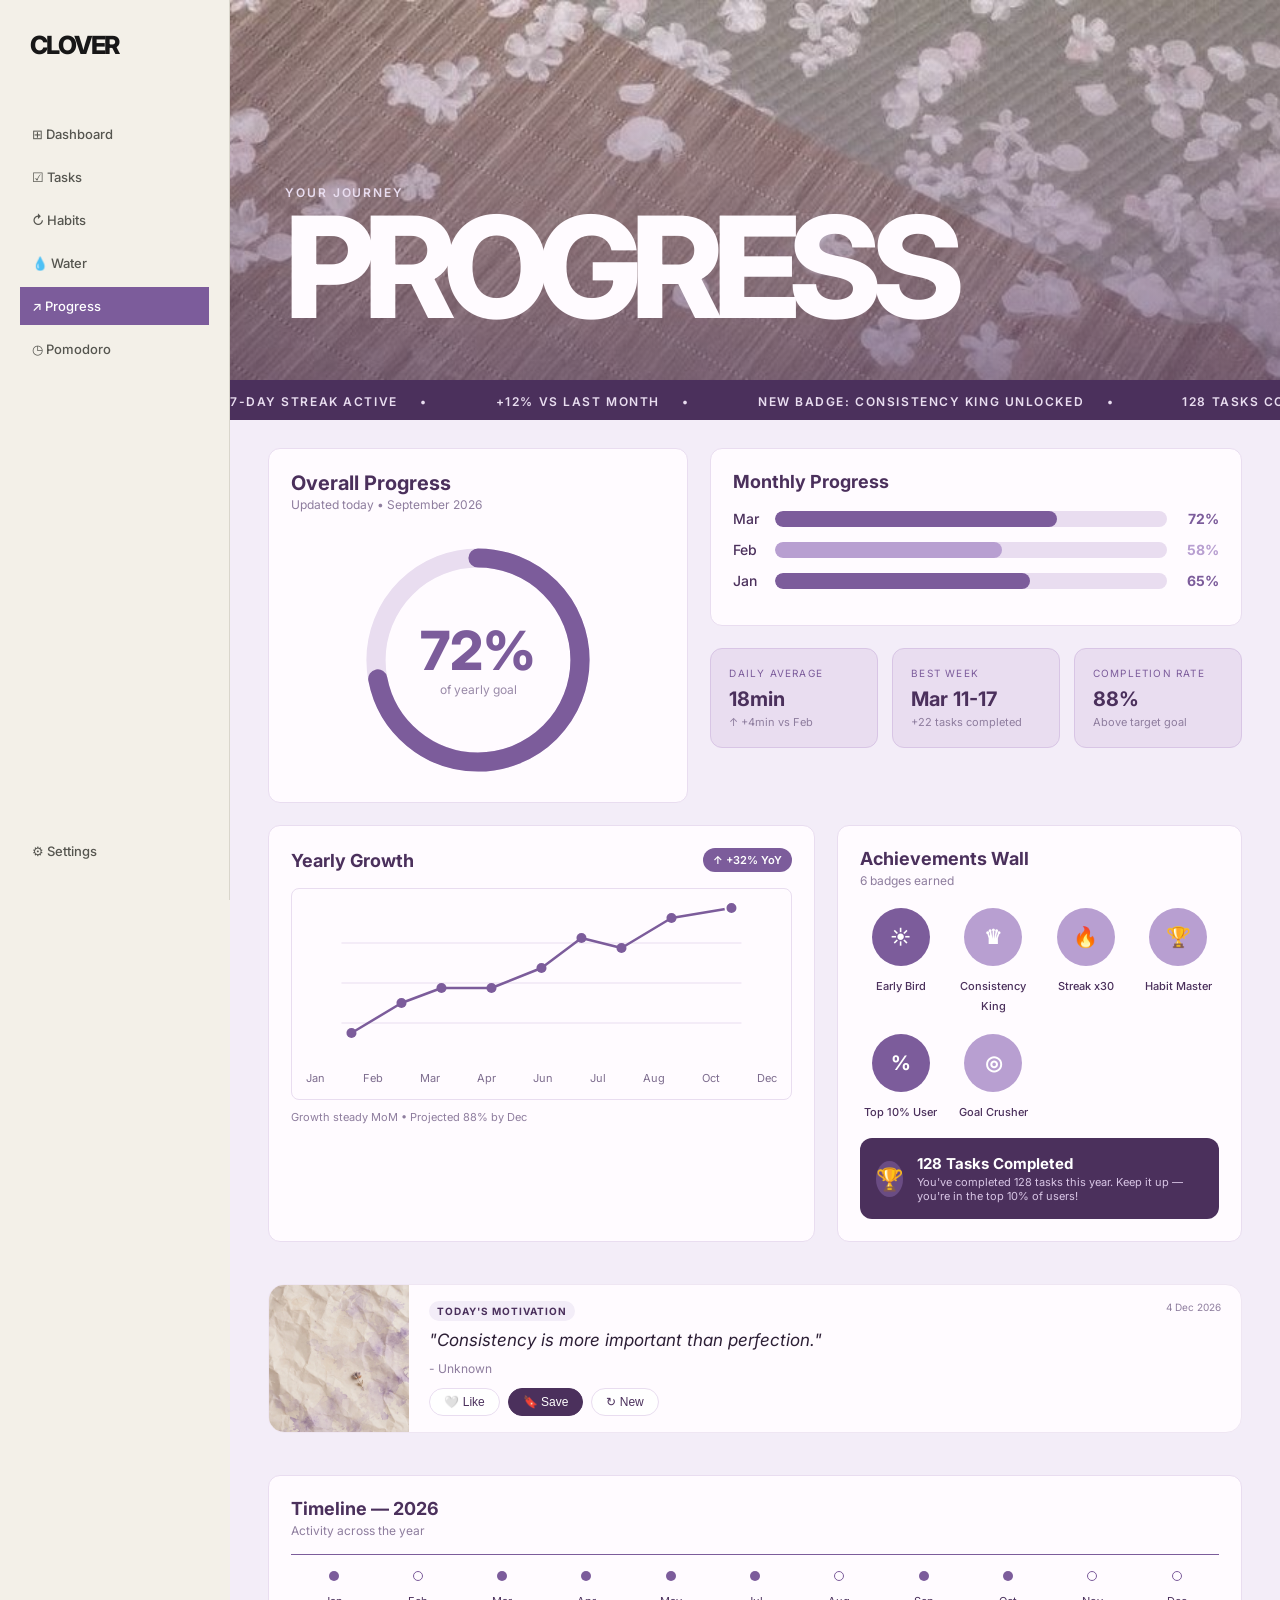
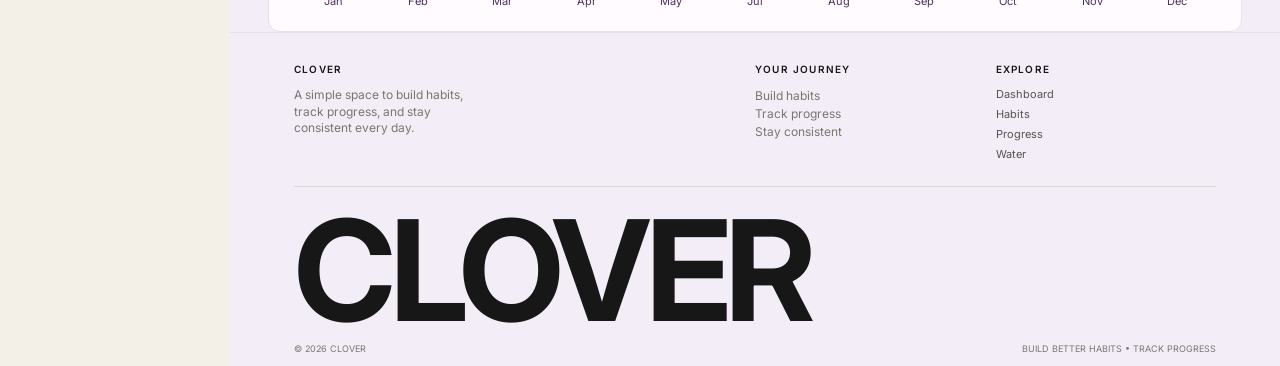
<file: progress.html>
<!DOCTYPE html>
<html lang="en">
<head>
  <meta charset="UTF-8">
  <meta name="viewport" content="width=device-width, initial-scale=1.0">
  <title>Clover - Progress</title>
  <link href="https://fonts.googleapis.com/css2?family=Inter:wght@400;500;600;700;800&display=swap" rel="stylesheet">
  <link rel="stylesheet" href="habits.css">
  <link rel="stylesheet" href="progress.css">
</head>
<body>

<div class="sidebar">
  <div class="sidebar-logo">CLOVER</div>
  <div class="sidebar-nav">
    <a class="sidebar-link" href="index.html">⊞ Dashboard</a>
    <a class="sidebar-link" href="task.html">☑ Tasks</a>
    <a class="sidebar-link" href="habits.html">↻ Habits</a>
    <a class="sidebar-link" href="water.html">💧 Water</a>
    <a class="sidebar-link active" href="#">↗ Progress</a>
    <a class="sidebar-link" href="timer.html">◷ Pomodoro</a>
  </div>
  <div class="sidebar-bottom">
    <a class="sidebar-link" href="settings.html">⚙ Settings</a>
  </div>
</div>

<div class="main-content">

  <section class="task-hero progress-hero">
    <div class="hero-overlay"></div>
    <div class="hero-content">
      <p class="hero-label">YOUR JOURNEY</p>
      <h1>PROGRESS</h1>
    </div>
  </section>

  <div class="marquee-section progress-marquee">
    <div class="marquee-track">
      <span>7-DAY STREAK ACTIVE</span><span>+12% VS LAST MONTH</span>
      <span>NEW BADGE: CONSISTENCY KING UNLOCKED</span>
      <span>128 TASKS COMPLETED THIS YEAR</span>
      <span>7-DAY STREAK ACTIVE</span><span>+12% VS LAST MONTH</span>
    </div>
  </div>

  <div class="progress-workspace">

    <!-- TOP -->
    <div class="progress-top">

      <div class="card overall-card">
        <div class="card-head">
          <h3>Overall Progress</h3>
          <small>Updated today • September 2026</small>
        </div>
        <div class="circle-wrap">
          <svg viewBox="0 0 200 200" class="progress-ring">
            <circle cx="100" cy="100" r="85" class="bg"></circle>
            <circle cx="100" cy="100" r="85" class="fg" stroke-dasharray="534" stroke-dashoffset="150"></circle>
          </svg>
          <div class="circle-text">
            <strong>72%</strong>
            <span>of yearly goal</span>
          </div>
        </div>
      </div>

      <div class="right-stack">
        <div class="card monthly-card">
          <h3>Monthly Progress</h3>
          <div class="bar-row"><label>Mar</label><div class="bar"><div style="width:72%"></div></div><b>72%</b></div>
          <div class="bar-row"><label>Feb</label><div class="bar sage"><div style="width:58%"></div></div><b class="sage">58%</b></div>
          <div class="bar-row"><label>Jan</label><div class="bar"><div style="width:65%"></div></div><b>65%</b></div>
        </div>

        <div class="mini-grid">
          <div class="mini black"><p>Daily Average</p><h4>18min</h4><small>↑ +4min vs Feb</small></div>
          <div class="mini black"><p>Best Week</p><h4>Mar 11-17</h4><small>+22 tasks completed</small></div>
          <div class="mini black"><p>Completion Rate</p><h4>88%</h4><small>Above target goal</small></div>
        </div>
      </div>

    </div>

    <!-- MIDDLE -->
    <div class="progress-mid">

      <div class="card yearly-card">
        <div class="y-head">
          <h3>Yearly Growth</h3>
          <span class="yoy">↑ +32% YoY</span>
        </div>
        <div class="chart-box">
          <svg viewBox="0 0 400 160" class="line-svg">
            <line x1="0" y1="40" x2="400" y2="40" class="grid"/>
            <line x1="0" y1="80" x2="400" y2="80" class="grid"/>
            <line x1="0" y1="120" x2="400" y2="120" class="grid"/>
            <polyline points="10,130 60,100 100,85 150,85 200,65 240,35 280,45 330,15 390,5" class="line"/>
            <circle cx="10" cy="130" r="5" class="dot"/>
            <circle cx="60" cy="100" r="5" class="dot"/>
            <circle cx="100" cy="85" r="5" class="dot"/>
            <circle cx="150" cy="85" r="5" class="dot"/>
            <circle cx="200" cy="65" r="5" class="dot"/>
            <circle cx="240" cy="35" r="5" class="dot"/>
            <circle cx="280" cy="45" r="5" class="dot"/>
            <circle cx="330" cy="15" r="5" class="dot"/>
            <circle cx="390" cy="5" r="6" class="dot big"/>
          </svg>
          <div class="months"><span>Jan</span><span>Feb</span><span>Mar</span><span>Apr</span><span>Jun</span><span>Jul</span><span>Aug</span><span>Oct</span><span>Dec</span></div>
        </div>
        <small class="chart-note">Growth steady MoM • Projected 88% by Dec</small>
      </div>

      <div class="card ach-card">
        <h3>Achievements Wall</h3>
        <p class="sub">6 badges earned</p>
        <div class="ach-grid">
          <div class="ach"><div class="ach-icon burgundy">☀</div><span>Early Bird</span></div>
          <div class="ach"><div class="ach-icon sage">♛</div><span>Consistency King</span></div>
          <div class="ach"><div class="ach-icon sage">🔥</div><span>Streak x30</span></div>
          <div class="ach"><div class="ach-icon sage">🏆</div><span>Habit Master</span></div>
          <div class="ach"><div class="ach-icon burgundy">%</div><span>Top 10% User</span></div>
          <div class="ach"><div class="ach-icon sage">◎</div><span>Goal Crusher</span></div>
        </div>
        <div class="banner">
          <div class="banner-icon">🏆</div>
          <div><strong>128 Tasks Completed</strong><small>You've completed 128 tasks this year. Keep it up — you're in the top 10% of users!</small></div>
        </div>
      </div>

    </div>

     <!-- TODAY'S MOTIVATION - Fits your CLOVER UI -->
<div class="motivation-wrapper">
  <div class="motivation-card">
    <div class="motivation-img">
      <img src= "images/WhatsApp Image 2026-09-09 at 18.37.13.jpg" alt="motivation texture">
    </div>
    <div class="motivation-content">
      <div class="motivation-top">
        <span class="motivation-label">TODAY'S MOTIVATION</span>
        <span class="motivation-date" id="motivationDate"></span>
      </div>
      <p class="motivation-quote" id="quoteText">"Loading today's quote..."</p>
      <small class="motivation-author" id="quoteAuthor"></small>
      
      <div class="motivation-actions">
        <button id="likeBtn" class="m-btn like">🤍 Like</button>
        <button id="saveBtn" class="m-btn save">🔖 Save</button>
        <button id="newQuoteBtn" class="m-btn new">↻ New</button>
      </div>
    </div>
  </div>

  <!-- Saved quotes will show here, same style -->
  <div class="saved-box" id="savedBox" style="display:none;">
    <h4>Saved Quotes <span id="savedCount">0</span></h4>
    <div id="savedList"></div>
  </div>
</div>


    <!-- TIMELINE -->
    <div class="card timeline-card">
      <h3>Timeline — 2026</h3>
      <p class="sub">Activity across the year</p>
      <div class="timeline">
        <div class="t"><i class="full"></i><span>Jan</span></div>
        <div class="t"><i class="empty"></i><span>Feb</span></div>
        <div class="t"><i class="full"></i><span>Mar</span></div>
        <div class="t"><i class="full"></i><span>Apr</span></div>
        <div class="t"><i class="full"></i><span>May</span></div>
        <div class="t"><i class="full"></i><span>Jul</span></div>
        <div class="t"><i class="empty"></i><span>Aug</span></div>
        <div class="t"><i class="full"></i><span>Sep</span></div>
        <div class="t"><i class="full"></i><span>Oct</span></div>
        <div class="t"><i class="empty"></i><span>Nov</span></div>
        <div class="t"><i class="empty"></i><span>Dec</span></div>
      </div>
    </div>

  </div>

  <footer class="site-footer">
    <div class="footer-top">
      <div class="footer-column"><p class="footer-label">CLOVER</p><p class="footer-description">A simple space to build habits, track progress, and stay consistent every day.</p></div>
      <div class="footer-column"><p class="footer-label">YOUR JOURNEY</p><p class="footer-routine">Build habits<br>Track progress<br>Stay consistent</p></div>
      <div class="footer-column"><p class="footer-label">EXPLORE</p><a href="index.html">Dashboard</a><a href="habits.html">Habits</a><a href="progress.html">Progress</a><a href="water.html">Water</a></div>
    </div>
    <div class="footer-brand">CLOVER</div>
    <div class="footer-bottom"><span>© 2026 CLOVER</span><span>BUILD BETTER HABITS • TRACK PROGRESS</span></div>
  </footer>

</div>
<script src="progress.js"></script>
</body>
</html>
</file>
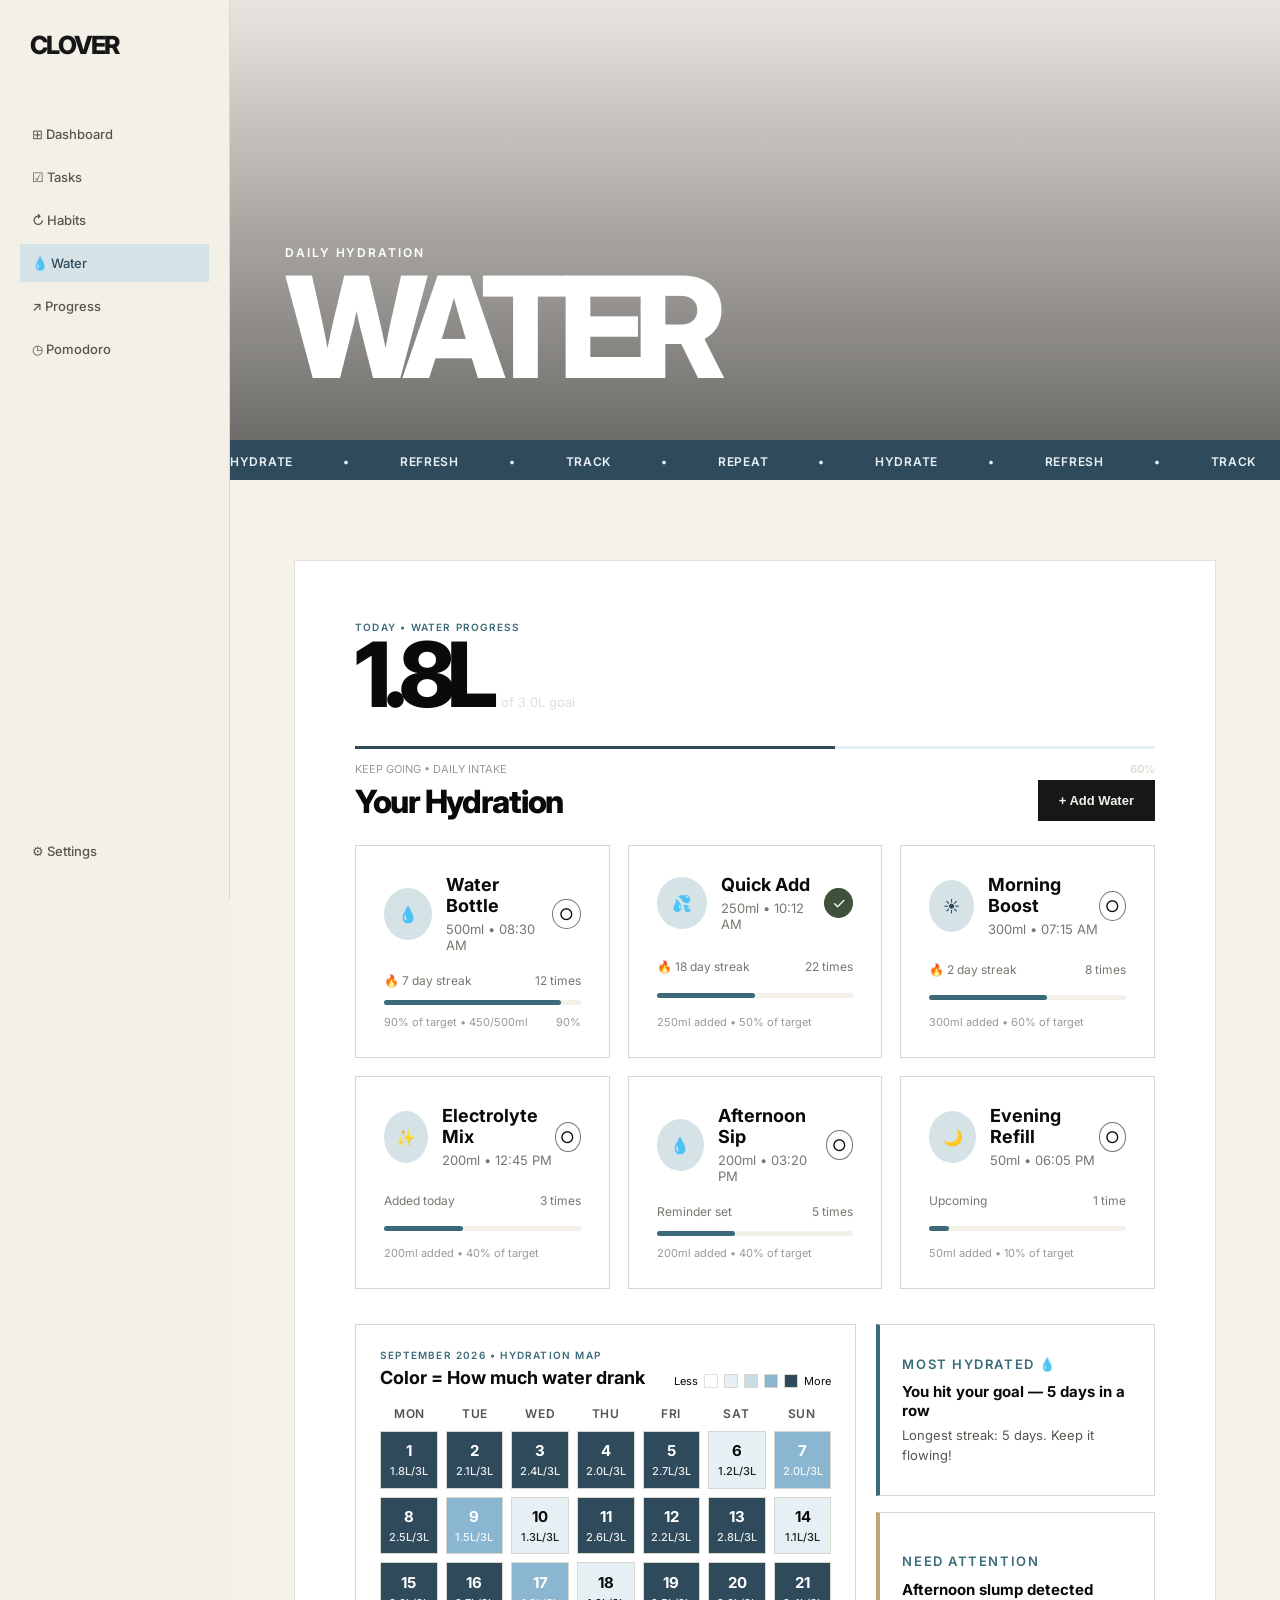
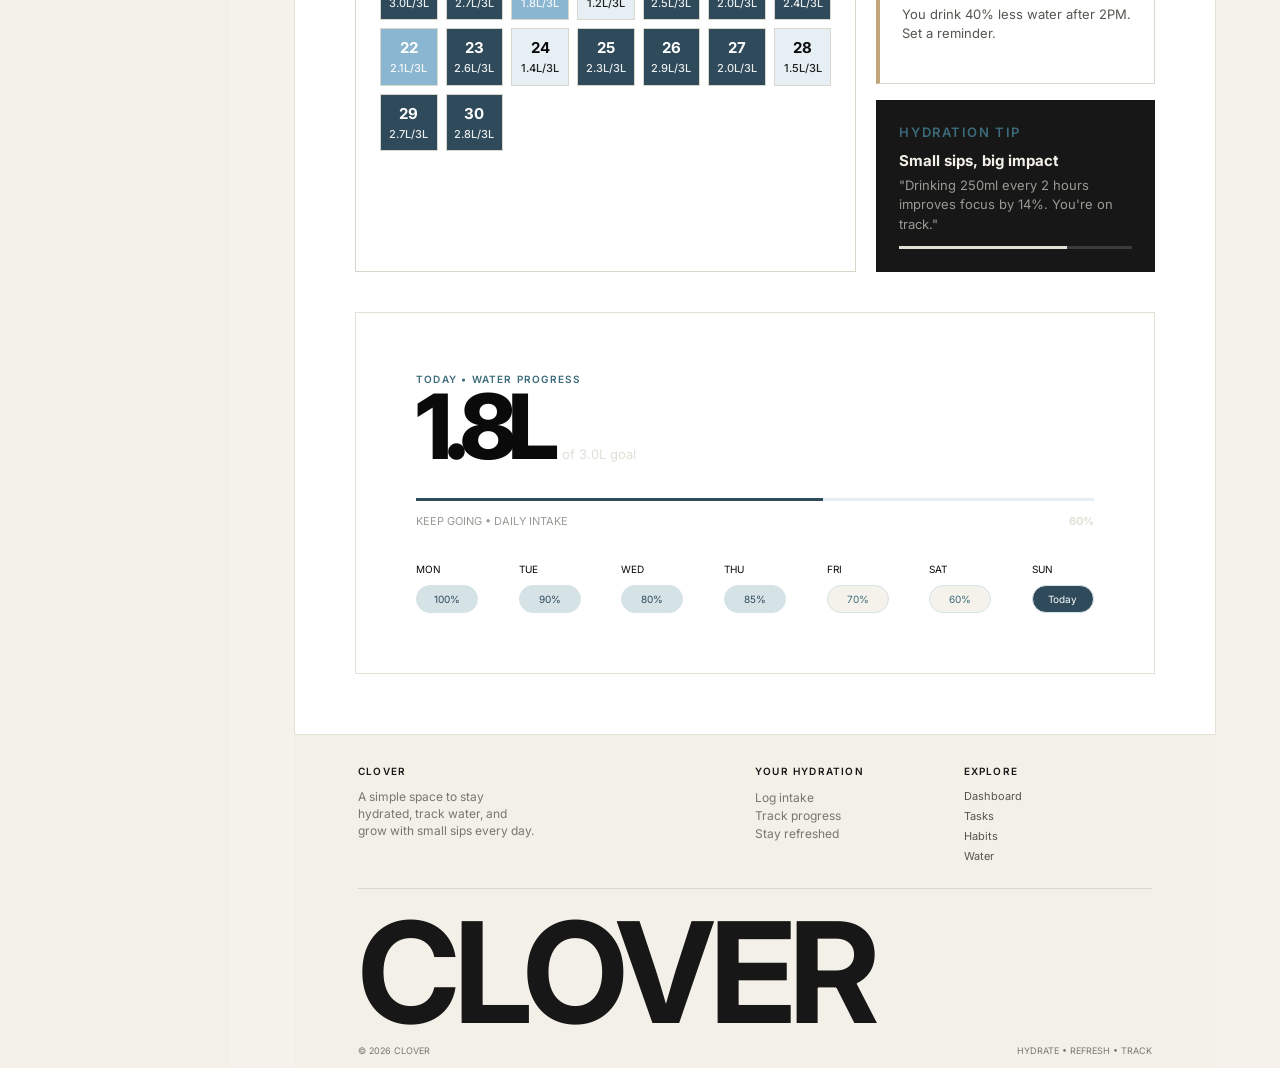
<file: water.html>
<!DOCTYPE html>
<html lang="en">
<head>
  <meta charset="UTF-8">
  <meta name="viewport" content="width=device-width, initial-scale=1.0">
  <title>Clover - Water</title>
  <link href="https://fonts.googleapis.com/css2?family=Inter:wght@400;500;600;700;800&display=swap" rel="stylesheet">
  <link rel="stylesheet" href="habits.css">
  <link rel="stylesheet" href="water.css">
</head>
<body>

  <!-- SIDEBAR -->
  <div class="sidebar">
    <div class="sidebar-logo">CLOVER</div>
    <div class="sidebar-nav">
      <a class="sidebar-link" href="dashboard.html">⊞ Dashboard</a>
      <a class="sidebar-link" href="tasks.html">☑ Tasks</a>
      <a class="sidebar-link" href="habits.html">↻ Habits</a>
      <a class="sidebar-link active" href="water.html">💧 Water</a>
      <a class="sidebar-link" href="progress.html">↗ Progress</a>
      <a class="sidebar-link" href="pomodoro.html">◷ Pomodoro</a>
    </div>
    <div class="sidebar-bottom">
      <a class="sidebar-link" href="#">⚙ Settings</a>
    </div>
  </div>

  <!-- MAIN -->
  <div class="main-content">

    <!-- HERO -->
    <section class="task-hero water-hero">
      <div class="hero-overlay"></div>
      <div class="hero-content">
        <p class="hero-label">DAILY HYDRATION</p>
        <h1>WATER</h1>
      </div>
    </section>

    <div class="marquee-section">
      <div class="marquee-track">
        <span>HYDRATE</span><span>REFRESH</span><span>TRACK</span><span>REPEAT</span>
        <span>HYDRATE</span><span>REFRESH</span><span>TRACK</span><span>REPEAT</span>
        <span>HYDRATE</span><span>REFRESH</span><span>TRACK</span><span>REPEAT</span>
        <span>HYDRATE</span><span>REFRESH</span><span>TRACK</span><span>REPEAT</span>
      </div>
    </div>

    <div class="habit-workspace">

      <!-- STATS -->
            <div class="task-progress-section">
        <p class="section-label" style="color:#DCE2D5">TODAY • WATER PROGRESS</p>
        <div class="progress-number">
          <strong id="bigIntake">1.8L</strong>
          <span>of 3.0L goal</span>
        </div>
        <div class="progress-line">
          <div class="progress-line-fill" id="bigFill" style="width:60%"></div>
        </div>
        <div class="progress-meta">
          <span>KEEP GOING • DAILY INTAKE</span>
          <strong id="bigPercent">60%</strong>
        </div>

      <!-- HEADER -->
      <div class="workspace-header">
        <div>
          <p class="section-label"></p>
          <h2>Your Hydration</h2>
        </div>
        <button class="new-task-button" id="openWaterModal">+ Add Water</button>

<!-- Quick Add Popup -->
<div class="water-modal" id="waterModal">
  <div class="water-modal-box">
    <div class="water-modal-head">
      <h3>Add Water 💧</h3>
      <span id="closeModal">✕</span>
    </div>
    <p class="water-modal-sub">Choose amount</p>
    <div class="water-quick-row">
      <button class="quick-btn" data-ml="250">250ml</button>
      <button class="quick-btn" data-ml="500">500ml</button>
      <button class="quick-btn" data-ml="750">750ml</button>
      <button class="quick-btn" data-ml="1000">1L</button>
    </div>
    <div class="water-custom-row">
      <input type="number" id="customMl" placeholder="Custom ml e.g. 300">
      <button id="addCustomBtn">Add</button>
    </div>
  </div>
</div>
      </div>

      <!-- CARDS -->
      <div class="habit-grid">

        <div class="habit-card">
          <div class="habit-top">
            <div class="habit-left">
              <div class="habit-icon">💧</div>
              <div class="habit-info">
                <h3>Water Bottle</h3>
                <p>500ml • 08:30 AM</p>
              </div>
            </div>
            <div class="habit-check">○</div>
          </div>
          <div class="habit-meta">
            <span>🔥 7 day streak</span>
            <span>12 times</span>
          </div>
          <div class="habit-progress">
            <div class="habit-progress-fill" style="width:90%"></div>
          </div>
          <div class="habit-week">
            <span>90% of target • 450/500ml</span>
            <span>90%</span>
          </div>
        </div>

        <div class="habit-card">
          <div class="habit-top">
            <div class="habit-left">
              <div class="habit-icon">💦</div>
              <div class="habit-info">
                <h3>Quick Add</h3>
                <p>250ml • 10:12 AM</p>
              </div>
            </div>
            <div class="habit-check completed">✓</div>
          </div>
          <div class="habit-meta">
            <span>🔥 18 day streak</span>
            <span>22 times</span>
          </div>
          <div class="habit-progress">
            <div class="habit-progress-fill" style="width:50%"></div>
          </div>
          <div class="habit-week">
            <span>250ml added • 50% of target</span>
          </div>
        </div>

        <div class="habit-card">
          <div class="habit-top">
            <div class="habit-left">
              <div class="habit-icon">☀️</div>
              <div class="habit-info">
                <h3>Morning Boost</h3>
                <p>300ml • 07:15 AM</p>
              </div>
            </div>
            <div class="habit-check">○</div>
          </div>
          <div class="habit-meta">
            <span>🔥 2 day streak</span>
            <span>8 times</span>
          </div>
          <div class="habit-progress">
            <div class="habit-progress-fill" style="width:60%"></div>
          </div>
          <div class="habit-week">
            <span>300ml added • 60% of target</span>
          </div>
        </div>

        <div class="habit-card">
          <div class="habit-top">
            <div class="habit-left">
              <div class="habit-icon">✨</div>
              <div class="habit-info">
                <h3>Electrolyte Mix</h3>
                <p>200ml • 12:45 PM</p>
              </div>
            </div>
            <div class="habit-check">○</div>
          </div>
          <div class="habit-meta">
            <span>Added today</span>
            <span>3 times</span>
          </div>
          <div class="habit-progress">
            <div class="habit-progress-fill" style="width:40%"></div>
          </div>
          <div class="habit-week">
            <span>200ml added • 40% of target</span>
          </div>
        </div>

        <div class="habit-card">
          <div class="habit-top">
            <div class="habit-left">
              <div class="habit-icon">💧</div>
              <div class="habit-info">
                <h3>Afternoon Sip</h3>
                <p>200ml • 03:20 PM</p>
              </div>
            </div>
            <div class="habit-check">○</div>
          </div>
          <div class="habit-meta">
            <span>Reminder set</span>
            <span>5 times</span>
          </div>
          <div class="habit-progress">
            <div class="habit-progress-fill" style="width:40%"></div>
          </div>
          <div class="habit-week">
            <span>200ml added • 40% of target</span>
          </div>
        </div>

        <div class="habit-card">
          <div class="habit-top">
            <div class="habit-left">
              <div class="habit-icon">🌙</div>
              <div class="habit-info">
                <h3>Evening Refill</h3>
                <p>50ml • 06:05 PM</p>
              </div>
            </div>
            <div class="habit-check">○</div>
          </div>
          <div class="habit-meta">
            <span>Upcoming</span>
            <span>1 time</span>
          </div>
          <div class="habit-progress">
            <div class="habit-progress-fill" style="width:10%"></div>
          </div>
          <div class="habit-week">
            <span>50ml added • 10% of target</span>
          </div>
        </div>

      </div>

      <!-- CALENDAR + INSIGHTS -->
      <div class="bottom-wrapper">

        <div class="calendar-section">
          <div class="calendar-header">
            <div>
              <p class="section-label">SEPTEMBER 2026 • HYDRATION MAP</p>
              <h3>Color = How much water drank</h3>
            </div>
            <div style="display:flex; gap:6px; align-items:center;">
              <span style="font-size:11px;">Less</span>
              <div class="legend-box level-0"></div>
              <div class="legend-box level-1"></div>
              <div class="legend-box level-2"></div>
              <div class="legend-box level-3"></div>
              <div class="legend-box level-6"></div>
              <span style="font-size:11px;">More</span>
            </div>
          </div>

          <div class="calendar-weekdays">
            <span>MON</span><span>TUE</span><span>WED</span><span>THU</span><span>FRI</span><span>SAT</span><span>SUN</span>
          </div>

          <div class="calendar-grid">
            <div class="calendar-day level-6"><strong>1</strong><small>1.8L/3L</small></div>
            <div class="calendar-day level-6"><strong>2</strong><small>2.1L/3L</small></div>
            <div class="calendar-day level-6"><strong>3</strong><small>2.4L/3L</small></div>
            <div class="calendar-day level-6"><strong>4</strong><small>2.0L/3L</small></div>
            <div class="calendar-day level-6"><strong>5</strong><small>2.7L/3L</small></div>
            <div class="calendar-day level-1"><strong>6</strong><small>1.2L/3L</small></div>
            <div class="calendar-day level-3"><strong>7</strong><small>2.0L/3L</small></div>
            <div class="calendar-day level-6"><strong>8</strong><small>2.5L/3L</small></div>
            <div class="calendar-day level-3"><strong>9</strong><small>1.5L/3L</small></div>
            <div class="calendar-day level-1"><strong>10</strong><small>1.3L/3L</small></div>
            <div class="calendar-day level-6"><strong>11</strong><small>2.6L/3L</small></div>
            <div class="calendar-day level-6"><strong>12</strong><small>2.2L/3L</small></div>
            <div class="calendar-day level-6"><strong>13</strong><small>2.8L/3L</small></div>
            <div class="calendar-day level-1"><strong>14</strong><small>1.1L/3L</small></div>
            <div class="calendar-day level-6"><strong>15</strong><small>3.0L/3L</small></div>
            <div class="calendar-day level-6"><strong>16</strong><small>2.7L/3L</small></div>
            <div class="calendar-day level-3"><strong>17</strong><small>1.8L/3L</small></div>
            <div class="calendar-day level-1"><strong>18</strong><small>1.2L/3L</small></div>
            <div class="calendar-day level-6"><strong>19</strong><small>2.5L/3L</small></div>
            <div class="calendar-day level-6"><strong>20</strong><small>2.0L/3L</small></div>
            <div class="calendar-day level-6"><strong>21</strong><small>2.4L/3L</small></div>
            <div class="calendar-day level-3"><strong>22</strong><small>2.1L/3L</small></div>
            <div class="calendar-day level-6"><strong>23</strong><small>2.6L/3L</small></div>
            <div class="calendar-day level-1"><strong>24</strong><small>1.4L/3L</small></div>
            <div class="calendar-day level-6"><strong>25</strong><small>2.3L/3L</small></div>
            <div class="calendar-day level-6"><strong>26</strong><small>2.9L/3L</small></div>
            <div class="calendar-day level-6"><strong>27</strong><small>2.0L/3L</small></div>
            <div class="calendar-day level-1"><strong>28</strong><small>1.5L/3L</small></div>
            <div class="calendar-day level-6"><strong>29</strong><small>2.7L/3L</small></div>
            <div class="calendar-day level-6"><strong>30</strong><small>2.8L/3L</small></div>
            <div class="calendar-day empty"></div>
          </div>
        </div>

        <div class="insights-section">
          <div class="insight-card best">
            <p class="section-label">MOST HYDRATED 💧</p>
            <h4>You hit your goal — 5 days in a row</h4>
            <p>Longest streak: 5 days. Keep it flowing!</p>
          </div>
          <div class="insight-card attention">
            <p class="section-label">NEED ATTENTION</p>
            <h4>Afternoon slump detected</h4>
            <p>You drink 40% less water after 2PM. Set a reminder.</p>
          </div>
          <div class="insight-card motivation">
            <p class="section-label" style="color:#9A9A94">HYDRATION TIP</p>
            <h4>Small sips, big impact</h4>
            <p>"Drinking 250ml every 2 hours improves focus by 14%. You're on track."</p>
            <div class="mini-progress"><div style="width:72%"></div></div>
          </div>
        </div>

      </div>

      <!-- STREAK BLACK -->
      <div class="task-progress-section">
        <p class="section-label" style="color:#DCE2D5">TODAY • WATER PROGRESS</p>
        <div class="progress-number">
          <strong>1.8L</strong>
          <span>of 3.0L goal</span>
        </div>
        <div class="progress-line">
          <div class="progress-line-fill" style="width:60%"></div>
        </div>
        <div class="progress-meta">
          <span>KEEP GOING • DAILY INTAKE</span>
          <strong>60%</strong>
        </div>
        <div class="week-row">
          <div><span>MON</span><div class="pill done">100%</div></div>
          <div><span>TUE</span><div class="pill done">90%</div></div>
          <div><span>WED</span><div class="pill done">80%</div></div>
          <div><span>THU</span><div class="pill done">85%</div></div>
          <div><span>FRI</span><div class="pill">70%</div></div>
          <div><span>SAT</span><div class="pill">60%</div></div>
          <div><span>SUN</span><div class="pill today">Today</div></div>
        </div>
      </div>

    </div>

    <!-- FOOTER -->
    <footer class="site-footer">
      <div class="footer-top">
        <div class="footer-column">
          <p class="footer-label">CLOVER</p>
          <p class="footer-description">A simple space to stay hydrated, track water, and grow with small sips every day.</p>
        </div>
        <div class="footer-column">
          <p class="footer-label">YOUR HYDRATION</p>
          <p class="footer-routine">Log intake<br>Track progress<br>Stay refreshed</p>
        </div>
        <div class="footer-column">
          <p class="footer-label">EXPLORE</p>
          <a href="index.html">Dashboard</a><a href="task.html">Tasks</a><a href="habits.html">Habits</a><a>Water</a>
        </div>
      </div>
      <div class="footer-brand">CLOVER</div>
      <div class="footer-bottom">
        <span>© 2026 CLOVER</span>
        <span>HYDRATE • REFRESH • TRACK</span>
      </div>
    </footer>

  </div>
  <script src="water.js"></script>
</body>
</html>
</file>
<file: habits.css>
/* =========================================
   CLOVER - HABITS PAGE - COMPLETE FINAL
   Big Ritual Cards + Big Calendar Text + Equal Layout
========================================= */

* {
    box-sizing: border-box;
}

body {
    margin: 0;
    background: #F3F0E8;
    color: #171717;
    font-family: "Inter", sans-serif;
}

/* ========== SIDEBAR ========== */

.sidebar {
    position: fixed;
    left: 0;
    top: 0;
    width: 230px;
    height: 100vh;
    padding: 30px 20px;
    background: #F3F0E8;
    border-right: 1px solid #D9D6CC;
    display: flex;
    flex-direction: column;
    z-index: 100;
}

.sidebar-logo {
    font-size: 25px;
    font-weight: 800;
    letter-spacing: -0.07em;
    margin-bottom: 55px;
    padding-left: 10px;
}

.sidebar-nav {
    display: flex;
    flex-direction: column;
    gap: 5px;
}

.sidebar-bottom {
    margin-top: auto;
}

.sidebar-link {
    display: flex;
    align-items: center;
    gap: 12px;
    padding: 11px 12px;
    color: #55554F;
    text-decoration: none;
    font-size: 13px;
    font-weight: 500;
    transition: 0.2s ease;
}

.sidebar-link svg,
.sidebar-link i {
    width: 18px;
    height: 18px;
}

.sidebar-link:hover {
    color: #171717;
}

.sidebar-link.active {
    background: #DCE2D5;
    color: #3F5138;
}

/* ========== MAIN CONTENT ========== */

.main-content {
    margin-left: 230px;
    min-height: 100vh;
}

/* ========== HERO ========== */

.task-hero {
    position: relative;
    min-height: 440px;
    margin: 0;
    background-image: url("images/imag19.jpeg");
    background-size: cover;
    background-position: center;
    display: flex;
    align-items: flex-end;
    overflow: hidden;
}

.hero-overlay {
    position: absolute;
    inset: 0;
    background: linear-gradient(
        to top,
        rgba(0, 0, 0, 0.55),
        rgba(0, 0, 0, 0.05)
    );
}

.hero-content {
    position: relative;
    z-index: 2;
    padding: 55px;
    color: #FFFFFF;
}

.hero-label {
    margin: 0 0 10px;
    font-size: 12px;
    font-weight: 600;
    letter-spacing: 0.16em;
}

.hero-content h1 {
    margin: 0;
    font-size: clamp(70px, 11vw, 150px);
    line-height: 0.82;
    font-weight: 800;
    letter-spacing: -0.085em;
}

/* ========== MARQUEE ========== */

.marquee-section {
    width: 100%;
    overflow: hidden;
    background: #3F5138;
    color: #F3F0E8;
    border-top: 1px solid #171717;
    border-bottom: 1px solid #171717;
    padding: 13px 0;
}

.marquee-track {
    display: flex;
    width: max-content;
    animation: marquee 22s linear infinite;
}

.marquee-track span {
    font-size: 12px;
    font-weight: 600;
    letter-spacing: 0.13em;
    white-space: nowrap;
    margin-right: 50px;
}

.marquee-track span::after {
    content: "•";
    margin-left: 50px;
}

@keyframes marquee {
    from {
        transform: translateX(0);
    }
    to {
        transform: translateX(-50%);
    }
}

/* ========== WORKSPACE ========== */

.habit-workspace {
    padding: 40px 5vw 0;
}

/* ========== STATS ROW ========== */

.stats-row {
    display: grid;
    grid-template-columns: repeat(4, 1fr);
    gap: 14px;
    margin-bottom: 40px;
}

.stat-box {
    background: #FFFFFF;
    border: 1px solid #D9D6CC;
    padding: 20px 22px;
}

.stat-box strong {
    display: block;
    font-size: 36px;
    font-weight: 800;
    letter-spacing: -0.05em;
    line-height: 1;
}

.stat-box span {
    display: block;
    margin-top: 8px;
    font-size: 10px;
    font-weight: 600;
    letter-spacing: 0.12em;
    color: #3F5138;
}

.stat-box small {
    display: block;
    margin-top: 4px;
    font-size: 11px;
    color: #77776F;
}

/* ========== WORKSPACE HEADER ========== */

.workspace-header {
    display: flex;
    justify-content: space-between;
    align-items: flex-end;
    margin-bottom: 24px;
}

.section-label {
    font-size: 10px;
    font-weight: 600;
    letter-spacing: 0.12em;
    color: #77776F;
    margin: 0 0 6px;
}

.workspace-header h2 {
    margin: 0;
    font-size: 32px;
    font-weight: 800;
    letter-spacing: -0.04em;
}

.new-task-button {
    background: #171717;
    color: #F3F0E8;
    border: 1px solid #171717;
    padding: 12px 20px;
    font-size: 13px;
    font-weight: 600;
    cursor: pointer;
}

/* ========== YOUR RITUALS - BIGGER CARDS ========== */

.habit-grid {
    display: grid;
    grid-template-columns: repeat(3, 1fr);
    gap: 18px;
}

.habit-card {
    background: #FFFFFF;
    border: 1px solid #D9D6CC;
    padding: 28px;
    min-height: 175px;
    display: flex;
    flex-direction: column;
    justify-content: space-between;
    transition: 0.2s ease;
}

.habit-card:hover {
    border-color: #171717;
}

.habit-top {
    display: flex;
    justify-content: space-between;
    align-items: center;
}

.habit-left {
    display: flex;
    align-items: center;
    gap: 14px;
}

.habit-icon {
    width: 52px;
    height: 52px;
    border-radius: 50%;
    background: #DCE2D5;
    display: grid;
    place-items: center;
}

.habit-icon svg {
    width: 24px;
    height: 24px;
    color: #3F5138;
}

.habit-info h3 {
    margin: 0 0 5px;
    font-size: 18px;
    font-weight: 700;
}

.habit-info p {
    margin: 0;
    font-size: 13px;
    color: #77776F;
}

.habit-check {
    width: 30px;
    height: 30px;
    border: 1.5px solid #77776F;
    border-radius: 50%;
    display: flex;
    align-items: center;
    justify-content: center;
}

.habit-check.completed {
    background: #3F5138;
    border-color: #3F5138;
    color: #FFFFFF;
}

.habit-meta {
    display: flex;
    justify-content: space-between;
    margin-top: 20px;
    font-size: 12px;
    color: #77776F;
}

.habit-progress {
    width: 100%;
    height: 5px;
    background: #F3F0E8;
    border-radius: 10px;
    margin-top: 12px;
}

.habit-progress-fill {
    height: 100%;
    background: #3F5138;
    border-radius: 10px;
}

.habit-week {
    display: flex;
    justify-content: space-between;
    margin-top: 10px;
    font-size: 11px;
    color: #9A9A94;
}

/* ========== BOTTOM WRAPPER - FIXES EMPTY SPACE + EQUAL HEIGHT ========== */

.bottom-wrapper {
    display: grid;
    grid-template-columns: 1.8fr 1fr;
    gap: 20px;
    margin-top: 35px;
    align-items: stretch;
}

.bottom-wrapper .calendar-section {
    margin-top: 0;
    max-width: 100%;
    height: 100%;
}

.bottom-wrapper .insights-section {
    display: grid;
    grid-template-rows: 1fr 1fr 1fr;
    gap: 16px;
    margin-top: 0;
    height: 100%;
}

.bottom-wrapper .insight-card {
    display: flex;
    flex-direction: column;
    justify-content: center;
    width: 100%;
    height: 100%;
}

/* ========== CALENDAR - BIGGER TEXT ========== */

.calendar-section {
    padding: 24px;
    background: #FFFFFF;
    border: 1px solid #D9D6CC;
}

.calendar-header {
    display: flex;
    justify-content: space-between;
    align-items: flex-end;
    margin-bottom: 18px;
    flex-wrap: wrap;
    gap: 12px;
}

.calendar-header h3 {
    margin: 6px 0 0;
    font-size: 18px;
    font-weight: 700;
}

.calendar-weekdays {
    display: grid;
    grid-template-columns: repeat(7, 1fr);
    gap: 6px;
    margin-bottom: 10px;
    font-size: 12px;
    font-weight: 600;
    color: #55554F;
    text-align: center;
    letter-spacing: 0.05em;
}

.calendar-grid {
    display: grid;
    grid-template-columns: repeat(7, 1fr);
    gap: 8px;
}

.calendar-day {
    aspect-ratio: 1;
    border: 1px solid #D9D6CC;
    display: flex;
    flex-direction: column;
    align-items: center;
    justify-content: center;
    gap: 4px;
    font-weight: 500;
    padding: 6px;
}

.calendar-day strong {
    font-size: 15px;
    font-weight: 700;
}

.calendar-day small {
    font-size: 11px;
    font-weight: 500;
    opacity: 0.9;
}

.calendar-day.empty {
    border: none;
    background: transparent;
}

.level-0 {
    background: #FFFFFF;
}

.level-1 {
    background: #E8EBE3;
}

.level-2 {
    background: #DCE2D5;
}

.level-3 {
    background: #A8B99E;
    color: #FFFFFF;
}

.level-4 {
    background: #6B8560;
    color: #FFFFFF;
}

.level-6 {
    background: #3F5138;
    color: #FFFFFF;
}

.legend-box {
    width: 14px;
    height: 14px;
    border: 1px solid #D9D6CC;
}

.calendar-legend {
    display: flex;
    align-items: center;
    gap: 4px;
    font-size: 11px;
    color: #55554F;
    font-weight: 500;
}

/* ========== INSIGHTS ========== */

.insight-card {
    background: #FFFFFF;
    border: 1px solid #D9D6CC;
    padding: 22px;
}

.insight-card h4 {
    margin: 8px 0 6px;
    font-size: 15px;
    font-weight: 700;
    display: flex;
    align-items: center;
    gap: 6px;
}

.insight-card p {
    margin: 0;
    font-size: 13px;
    line-height: 1.5;
    color: #55554F;
}

.insight-card.best {
    border-left: 4px solid #3F5138;
}

.insight-card.attention {
    border-left: 4px solid #C2A47A;
}

.insight-card.motivation {
    background: #171717;
    color: #F3F0E8;
    border-color: #171717;
}

.insight-card.motivation p {
    color: #9A9A94;
}

.insight-card.motivation h4 {
    color: #F3F0E8;
}

.mini-progress {
    width: 100%;
    height: 3px;
    background: rgba(220, 226, 213, 0.18);
    margin-top: 12px;
}

.mini-progress div {
    height: 100%;
    background: #DCE2D5;
}

/* ========== STREAK SECTION ========== */

.task-progress-section {
    margin-top: 40px;
    padding: 60px;
    background: #171717;
    color: #F3F0E8;
}

.progress-number {
    display: flex;
    align-items: baseline;
    gap: 10px;
}

.progress-number strong {
    font-size: clamp(60px, 8vw, 90px);
    line-height: 0.8;
    font-weight: 800;
    letter-spacing: -0.08em;
}

.progress-number span {
    font-size: 13px;
    color: #DCE2D5;
}

.progress-line {
    width: 100%;
    height: 3px;
    margin-top: 35px;
    background: rgba(220, 226, 213, 0.18);
}

.progress-line-fill {
    height: 100%;
    background: #DCE2D5;
}

.progress-meta {
    display: flex;
    justify-content: space-between;
    margin-top: 13px;
    font-size: 11px;
    color: #9A9A94;
}

.progress-meta strong {
    color: #DCE2D5;
}

.week-row {
    display: flex;
    justify-content: space-between;
    margin-top: 35px;
}

.week-row div {
    font-size: 10px;
}

.pill {
    display: grid;
    place-items: center;
    width: 62px;
    height: 28px;
    margin-top: 10px;
    border-radius: 100px;
    background: #F3F0E8;
    color: #171717;
    font-size: 11px;
}

.pill.done {
    background: #3F5138;
    color: #FFFFFF;
}

.pill.today {
    background: transparent;
    border: 1px dashed #DCE2D5;
    color: #DCE2D5;
}
/* ========== FOOTER - COMPACT ========== */

.site-footer {
    padding: 30px 5vw 0; /* was 65px, now 30px */
    background: #F3F0E8;
    overflow: hidden;
}

.footer-top {
    display: grid;
    grid-template-columns: 2fr 1fr 1fr;
    gap: 20px; /* was 50px */
    padding-bottom: 25px; /* was 70px */
    border-bottom: 1px solid #D9D6CC;
}

.footer-column {
    display: flex;
    flex-direction: column;
    gap: 6px; /* was 8px */
}

.footer-label {
    margin: 0 0 6px;
    font-size: 10px;
    font-weight: 600;
    letter-spacing: 0.12em;
}

.footer-description {
    margin: 0;
    max-width: 180px;
    font-size: 12px; /* was 13px */
    line-height: 1.4; /* was 1.5 */
    color: #77776F;
}

.footer-routine {
    margin: 0;
    font-size: 12px;
    line-height: 1.5;
    color: #77776F;
}

.footer-column a {
    color: #55554F;
    font-size: 11px;
    text-decoration: none;
}

.footer-brand {
    margin-top: 20px; /* was 65px - THIS is the main height saver */
    margin-left: 0;
    font-size: clamp(60px, 12vw, 140px); /* was up to 300px */
    line-height: 0.9;
    font-weight: 600; /* was 800 */
    letter-spacing: -0.04em;
    white-space: nowrap;
    color: #171717;
}

.footer-bottom {
    display: flex;
    justify-content: space-between;
    align-items: center;
    padding: 10px 0 12px; /* was 18px 0 22px */
    font-size: 9px;
    color: #77776F;
}
.footer-brand {
    margin-top: 20px;
    margin-left: 0;
    font-size: clamp(60px, 12vw, 140px);
    line-height: 0.9;
    font-weight: 700; /* was 600, 700 is bold but not super black like 800 */
    letter-spacing: -0.04em;
    white-space: nowrap;
    color: #171717;
}


/* ========== RESPONSIVE ========== */

@media (max-width: 900px) {

    .habit-grid {
        grid-template-columns: 1fr 1fr;
    }

    .stats-row {
        grid-template-columns: 1fr 1fr;
    }

    .bottom-wrapper {
        grid-template-columns: 1fr;
    }

}

@media (max-width: 700px) {

    .sidebar {
        position: static;
        width: 100%;
        height: auto;
        border-right: none;
        border-bottom: 1px solid #D9D6CC;
    }

    .main-content {
        margin-left: 0;
    }

    .habit-grid {
        grid-template-columns: 1fr;
    }

    .footer-brand {
        font-size: 27vw;
    }

}
/* FIX CHROME ABUSIVE AD WARNING */
.hero-overlay,.marquee-section,.marquee-track {
    pointer-events: none!important;
}
.marquee-section {
    overflow: hidden;
    max-height: 40px;
}
</file>
<file: progress.css>
/* ===== CLOVER PROGRESS - PURPLE PALETTE ===== */
.progress-hero{
  background: url("images/୨ৎ.jpeg") center/cover no-repeat !important;
  min-height: 380px;
}
.progress-hero .hero-overlay{
  background: linear-gradient(to top, rgba(75,48,92,0.58), rgba(124,92,155,0.15)) !important;
}
.progress-hero .hero-content h1{
  color: #FFFBFF !important;
  letter-spacing: -0.08em;
}
.progress-hero .hero-label{
  color: #E9DDF0 !important;
}

/* MARQUEE - Plum Purple */
.progress-marquee{
  background: #7C5C9B !important;
  border-top: 1px solid #7C5C9B !important;
  border-bottom: 1px solid #7C5C9B !important;
}
.progress-marquee span{
  color: #F3E8FF !important;
}
.progress-marquee .marquee-track span::after{
  content: " • ";
  margin: 0 18px;
  color: #F3E8FF;
}

/* WORKSPACE */
.progress-workspace{
  padding: 28px 3vw 0;
  background: #F3EDF8;
  display: flex;
  flex-direction: column;
  gap: 22px;
}
.card{
  background: #FFFBFF;
  border: 1px solid #E9DDF0;
  padding: 22px;
  border-radius: 12px;
}
.progress-top{
  display: grid;
  grid-template-columns: 420px 1fr;
  gap: 22px;
}
.right-stack{
  display: flex;
  flex-direction: column;
  gap: 22px;
}

/* CIRCLE */
.card-head h3{
  margin: 0;
  font-size: 20px;
  font-weight: 700;
  color: #4B305C;
}
.card-head small{
  color: #8E7D9E;
  font-size: 12px;
  margin-top: 2px;
  display: block;
}
.circle-wrap{
  position: relative;
  width: 240px;
  height: 240px;
  margin: 28px auto 0;
}
.progress-ring{
  width: 100%;
  height: 100%;
  transform: rotate(-90deg);
}
.progress-ring circle{
  fill: none;
  stroke-width: 16;
}
.progress-ring .bg{
  stroke: #E9DDF0;
}
.progress-ring .fg{
  stroke: #7C5C9B;
  stroke-linecap: round;
}
.circle-text{
  position: absolute;
  top: 50%;
  left: 50%;
  transform: translate(-50%, -50%);
  text-align: center;
}
.circle-text strong{
  display: block;
  font-size: 54px;
  font-weight: 800;
  color: #7C5C9B;
  line-height: 1;
}
.circle-text span{
  font-size: 12px;
  color: #9A8AA9;
  margin-top: 4px;
  display: block;
}

/* MONTHLY */
.monthly-card h3{
  margin: 0 0 18px;
  font-size: 18px;
  font-weight: 700;
  color: #4B305C;
}
.bar-row{
  display: flex;
  align-items: center;
  gap: 14px;
  margin: 14px 0;
}
.bar-row label{
  width: 28px;
  font-size: 14px;
  font-weight: 500;
  color: #4B305C;
}
.bar{
  flex: 1;
  height: 16px;
  background: #E9DDF0;
  border-radius: 100px;
  overflow: hidden;
}
.bar div{
  height: 100%;
  background: #7C5C9B;
  border-radius: 100px;
}
.bar.sage div{
  background: #B89FD1;
}
.bar-row b{
  min-width: 38px;
  text-align: right;
  font-size: 14px;
  color: #7C5C9B;
  font-weight: 700;
}
.bar-row b.sage{
  color: #B89FD1;
}
.mini-grid{
  display: grid;
  grid-template-columns: repeat(3,1fr);
  gap: 14px;
}
.mini.black{
  background: #E9DDF0 !important;
  color: #4B305C;
  padding: 18px;
  border-radius: 12px;
  border: 1px solid #D8C5E5;
}
.mini p{
  margin: 0 0 8px;
  font-size: 10px;
  letter-spacing: 0.12em;
  color: #7C5C9B;
  text-transform: uppercase;
}
.mini h4{
  margin: 0;
  font-size: 20px;
  font-weight: 700;
  color: #4B305C;
}
.mini small{
  font-size: 11px;
  color: #8E7D9E;
  margin-top: 4px;
  display: block;
}

/* MIDDLE */
.progress-mid{
  display: grid;
  grid-template-columns: 1.15fr 0.85fr;
  gap: 22px;
}
.y-head{
  display: flex;
  justify-content: space-between;
  align-items: center;
  margin-bottom: 16px;
}
.y-head h3{
  margin: 0;
  font-size: 18px;
  font-weight: 700;
  color: #4B305C;
}
.yoy{
  background: #7C5C9B;
  color: #fff;
  font-size: 11px;
  padding: 5px 10px;
  border-radius: 100px;
  font-weight: 600;
}
.chart-box{
  background: #FFFBFF;
  border: 1px solid #E9DDF0;
  padding: 14px;
  border-radius: 8px;
}
.line-svg{
  width: 100%;
  height: 160px;
  display: block;
}
.line-svg .grid{
  stroke: #E9DDF0;
  stroke-width: 1;
}
.line-svg .line{
  fill: none;
  stroke: #7C5C9B;
  stroke-width: 2.5;
  stroke-linejoin: round;
  stroke-linecap: round;
}
.line-svg .dot{
  fill: #7C5C9B;
}
.line-svg .dot.big{
  fill: #7C5C9B;
  stroke: #fff;
  stroke-width: 2;
}
.months{
  display: flex;
  justify-content: space-between;
  font-size: 11px;
  margin-top: 8px;
  color: #7D6C8E;
}
.chart-note{
  font-size: 11px;
  color: #8E7D9E;
  margin-top: 10px;
  display: block;
}

/* ACHIEVEMENTS */
.ach-card h3{
  margin: 0;
  font-size: 18px;
  font-weight: 700;
  color: #4B305C;
}
.sub{
  font-size: 12px;
  color: #8E7D9E;
  margin: 4px 0 0;
}
.ach-grid{
  display: grid;
  grid-template-columns: repeat(4,1fr);
  gap: 20px 12px;
  margin-top: 20px;
  text-align: center;
}
.ach-icon{
  width: 58px;
  height: 58px;
  border-radius: 50%;
  display: grid;
  place-items: center;
  margin: 0 auto 8px;
  color: #fff;
  font-size: 20px;
  font-weight: 700;
}
.ach-icon.burgundy{
  background: #7C5C9B;
}
.ach-icon.sage{
  background: #B89FD1;
}
.ach span{
  font-size: 11px;
  font-weight: 500;
  color: #4B305C;
}
.banner{
  margin-top: 18px;
  background: #4B305C;
  color: #F3EDF8;
  display: flex;
  gap: 14px;
  padding: 16px;
  border-radius: 12px;
  align-items: center;
}
.banner-icon{
  font-size: 22px;
  width: 36px;
  height: 36px;
  display: grid;
  place-items: center;
  background: #6A4C83;
  border-radius: 50%;
}
.banner strong{
  display: block;
  font-size: 15px;
  color: #FFFFFF;
}
.banner small{
  font-size: 11px;
  color: #D8C5E5;
  margin-top: 2px;
  display: block;
}

/* TIMELINE */
.timeline-card h3{
  margin: 0;
  font-size: 18px;
  color: #4B305C;
}
.timeline{
  display: flex;
  justify-content: space-between;
  border-top: 1px solid #7C5C9B;
  padding-top: 16px;
  margin-top: 16px;
}
.t{
  text-align: center;
  flex: 1;
}
.t i{
  width: 10px;
  height: 10px;
  border-radius: 50%;
  display: block;
  margin: 0 auto 8px;
}
.t i.full{
  background: #7C5C9B;
}
.t i.empty{
  background: transparent;
  border: 1px solid #7C5C9B;
}
.t span{
  font-size: 11px;
  color: #4B305C;
}

/* FOOTER + SIDEBAR */
.site-footer{
  padding: 30px 5vw 0;
  background: #F3EDF8;
  border-top: 1px solid #E9DDF0;
}
.sidebar-link.active{
  background: #7C5C9B !important;
  color: #FFFFFF !important;
}
.sidebar-link:hover{
  background: #E9DDF0 !important;
  color: #4B305C !important;
}
.sidebar-link{
  transition: all 0.2s ease !important;
}
@media (max-width: 900px){
  .progress-top{ grid-template-columns: 1fr; }
  .progress-mid{ grid-template-columns: 1fr; }
  .ach-grid{ grid-template-columns: repeat(3,1fr); }
}
@media (max-width: 700px){
  .mini-grid{ grid-template-columns: 1fr; }
  .ach-grid{ grid-template-columns: repeat(2,1fr); }
  .progress-hero{ min-height: 320px; }
}
/* MARQUEE = same as 128 Tasks Completed card */
.progress-marquee{
  background: #4B305C !important;
  border-top: 1px solid #4B305C !important;
  border-bottom: 1px solid #4B305C !important;
}

.progress-marquee .marquee-track span{
  color: #E9DDF0 !important;
}

.progress-marquee .marquee-track span::after{
  color: #E9DDF0 !important;
}
/* --- TODAY'S MOTIVATION CARD --- */
.motivation-wrapper {
  margin: 20px 0;
}
.motivation-card {
  display: flex;
  background: #FFFBFF;
  border: 1px solid #EFE6F3;
  border-radius: 16px;
  overflow: hidden;
}
.motivation-img {
  width: 140px;
  min-width: 140px;
}
.motivation-img img {
  width: 100%;
  height: 100%;
  object-fit: cover;
}
.motivation-content {
  padding: 16px 20px;
  flex: 1;
}
.motivation-top {
  display: flex;
  justify-content: space-between;
  margin-bottom: 8px;
}
.motivation-label {
  font-size: 10px;
  font-weight: 700;
  letter-spacing: 1px;
  background: #F3EDF8;
  color: #4B305C;
  padding: 4px 8px;
  border-radius: 20px;
}
.motivation-date {
  font-size: 10px;
  color: #8E7D9E;
}
.motivation-quote {
  font-size: 17px;
  color: #2D1F36;
  font-style: italic;
  margin: 8px 0;
  line-height: 1.4;
}
.motivation-author {
  font-size: 12px;
  color: #8E7D9E;
  display: block;
  margin-bottom: 12px;
}
.motivation-actions {
  display: flex;
  gap: 8px;
}
.m-btn {
  padding: 6px 14px;
  border-radius: 20px;
  font-size: 12px;
  cursor: pointer;
  border: 1px solid #E9DDF0;
  background: white;
  color: #4B305C;
}
.m-btn.save {
  background: #4B305C;
  color: white;
  border-color: #4B305C;
}
.m-btn.like.liked {
  background: #E9DDF0;
}
.saved-box {
  margin-top: 14px;
  background: #FFFBFF;
  border: 1px solid #EFE6F3;
  border-radius: 12px;
  padding: 14px;
}
</file>
<file: water.css>
/* Hero - water image */
.water-hero{
  background-image: url("https://images.unsplash.com/photo-1548839140-29a749e1cf4d?q=80&w=1400") !important;
  background-size: cover;
  background-position: center;
}

/* Sidebar active = blue tint */
.sidebar-link.active{
  background: #D5E2E6 !important;
  color: #2F4A5A !important;
}

/* Stat label blue */
.stat-box span{
  color: #3B6B7A !important;
}

/* Card hover blue */
.habit-card:hover{
  border-color: #3B6B7A !important;
}

/* Icon bg blue */
.habit-icon{
  background: #D5E2E6 !important;
  color: #2F4A5A !important;
}

/* Progress blue */
.habit-progress-fill{
  background: #3B6B7A !important;
}

/* Calendar - blue levels */
.level-0{ background:#FFFFFF !important; border:1px solid #E5E0D5 !important; }
.level-1{ background:#E6EFF3 !important; }
.level-2{ background:#C9DCE8 !important; }
.level-3{ background:#8AB6D1 !important; color:#FFFFFF !important; }
.level-4{ background:#5A8FB0 !important; color:#FFFFFF !important; }
.level-6{ background:#2F4A5A !important; color:#FFFFFF !important; }

/* Insights */
.insight-card.best{
  border-left: 4px solid #3B6B7A !important;
}

/* ===== MARQUEE BLUE ===== */
.marquee-section{
  background: #2f4a5a !important;
  border-top: 1px solid #2f4a5a !important;
  border-bottom: 1px solid #2f4a5a !important;
}
.marquee-track span{
  color: #E8F1F5 !important;
  font-weight: 600;
  letter-spacing: 0.06em;
}

/* ===== WATER MODAL - QUICK ADD ===== */
.water-modal{
  display:none;
  position:fixed;
  top:0; left:0;
  width:100%; height:100%;
  background:rgba(0,0,0,0.4);
  z-index:99;
  place-items:center;
}
.water-modal.show{
  display:grid !important;
}
.water-modal-box{
  background:#fff;
  width:360px;
  max-width:90%;
  border-radius:16px;
  padding:22px;
  box-shadow:0 20px 40px rgba(0,0,0,0.2);
}
.water-modal-head{
  display:flex;
  justify-content:space-between;
  align-items:center;
}
.water-modal-head h3{
  font-size:18px;
  font-weight:800;
}
.water-modal-head span{
  cursor:pointer;
  font-size:18px;
  width:32px; height:32px;
  display:grid;
  place-items:center;
  border-radius:50%;
  background:#f3f3f3;
}
.water-modal-sub{
  margin:12px 0 10px;
  font-size:13px;
  color:#777;
}
.water-quick-row{
  display:grid;
  grid-template-columns:1fr 1fr;
  gap:10px;
  margin-bottom:14px;
}
.quick-btn{
  padding:12px;
  border-radius:10px;
  border:1px solid #D5E2E6;
  background:#E6EFF3;
  color:#2F4A5A;
  font-weight:700;
  cursor:pointer;
  transition:0.2s;
}
.quick-btn:hover{
  background:#2F4A5A;
  color:#fff;
  transform:translateY(-2px);
}
.water-custom-row{
  display:flex;
  gap:8px;
}
.water-custom-row input{
  flex:1;
  padding:12px;
  border:1px solid #ddd;
  border-radius:10px;
  outline:none;
}
.water-custom-row button{
  padding:12px 18px;
  border-radius:10px;
  border:none;
  background:#2F4A5A;
  color:#fff;
  font-weight:700;
  cursor:pointer;
}

/* ===== LIGHT THEME FIX - SAME AS HABITS ===== */
.main-content, .habit-workspace{
  background: #F5F1EB !important;
}

/* ===== BOTTOM SECTION LIGHT - NO BLACK ===== */
.task-progress-section{
  background: #FFFFFF !important;
  color: #0A0A0A !important;
  border: 1px solid #E5E0D5 !important;
}
.task-progress-section .section-label{
  color: #3B6B7A !important;
}
.task-progress-section .progress-line{
  background: #E6EFF3 !important;
}
.task-progress-section .progress-line-fill{
  background: #2F4A5A !important;
}
.task-progress-section .pill{
  background: #F5F1EB !important;
  color: #3B6B7A !important;
  border: 1px solid #D5E2E6 !important;
}
.task-progress-section .pill.done{
  background: #D5E2E6 !important;
  color: #2F4A5A !important;
}
.task-progress-section .pill.today{
  background: #2F4A5A !important;
  color: #FFFFFF !important;
}

/* ===== RESPONSIVE ===== */
@media (max-width: 900px){
  .habit-grid{ grid-template-columns: 1fr 1fr; }
  .stats-row{ grid-template-columns: 1fr 1fr; }
  .bottom-wrapper{ grid-template-columns: 1fr; }
  .task-progress-section{ padding: 40px; }
}
@media (max-width: 700px){
  .sidebar{ position: static; width: 100%; height: auto; border-right: none; border-bottom: 1px solid #D9D6CC; }
  .main-content{ margin-left: 0; }
  .habit-grid{ grid-template-columns: 1fr; }
  .stats-row{ grid-template-columns: 1fr 1fr; }
  .task-hero{ min-height: 320px; }
  .hero-content{ padding: 28px; }
  .hero-content h1{ font-size: 70px; }
  .task-progress-section{ padding: 28px; }
  .week-row{ flex-wrap: wrap; gap: 10px; }
  .pill{ width: 52px; }
  .footer-brand{ font-size: 22vw; }
}
@media (max-width: 480px){
  .stats-row{ grid-template-columns: 1fr; }
  .habit-workspace{ padding: 20px 4vw 0; }
  .calendar-grid{ gap: 4px; }
}
</file>
